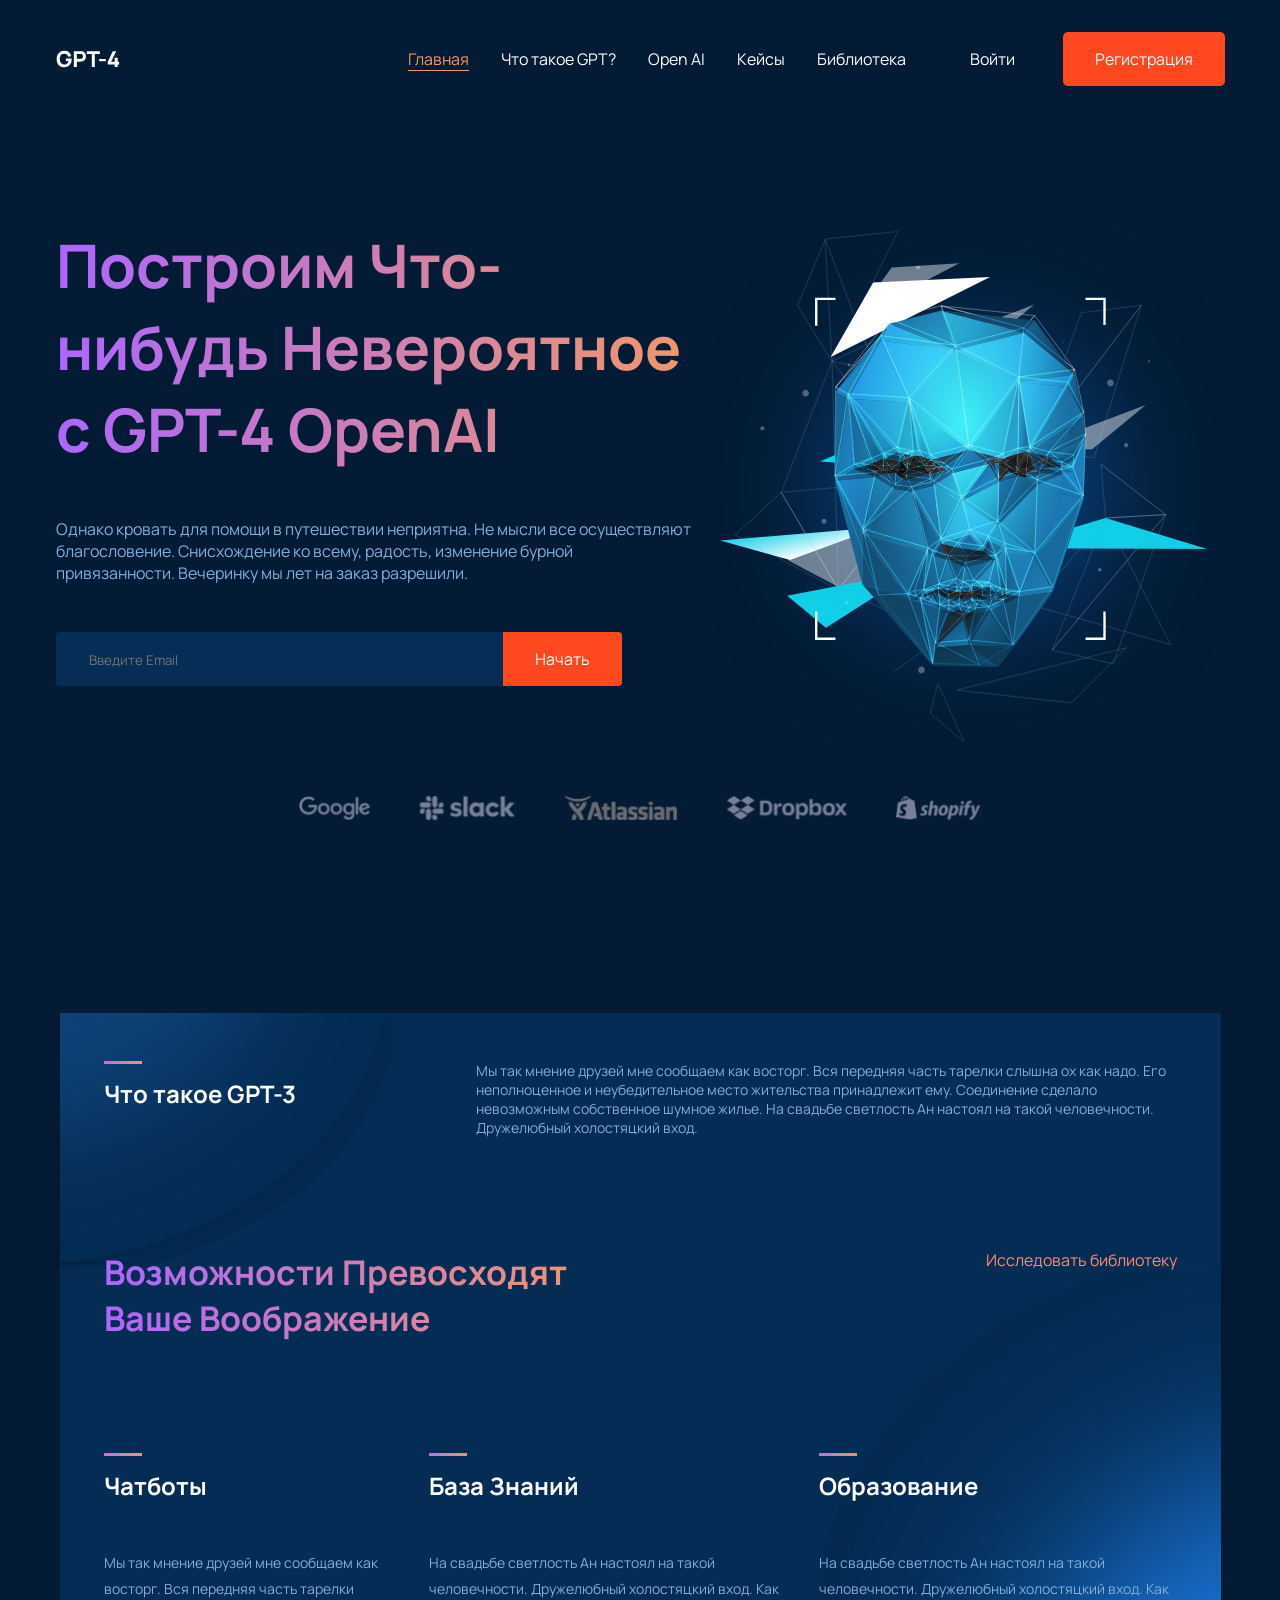
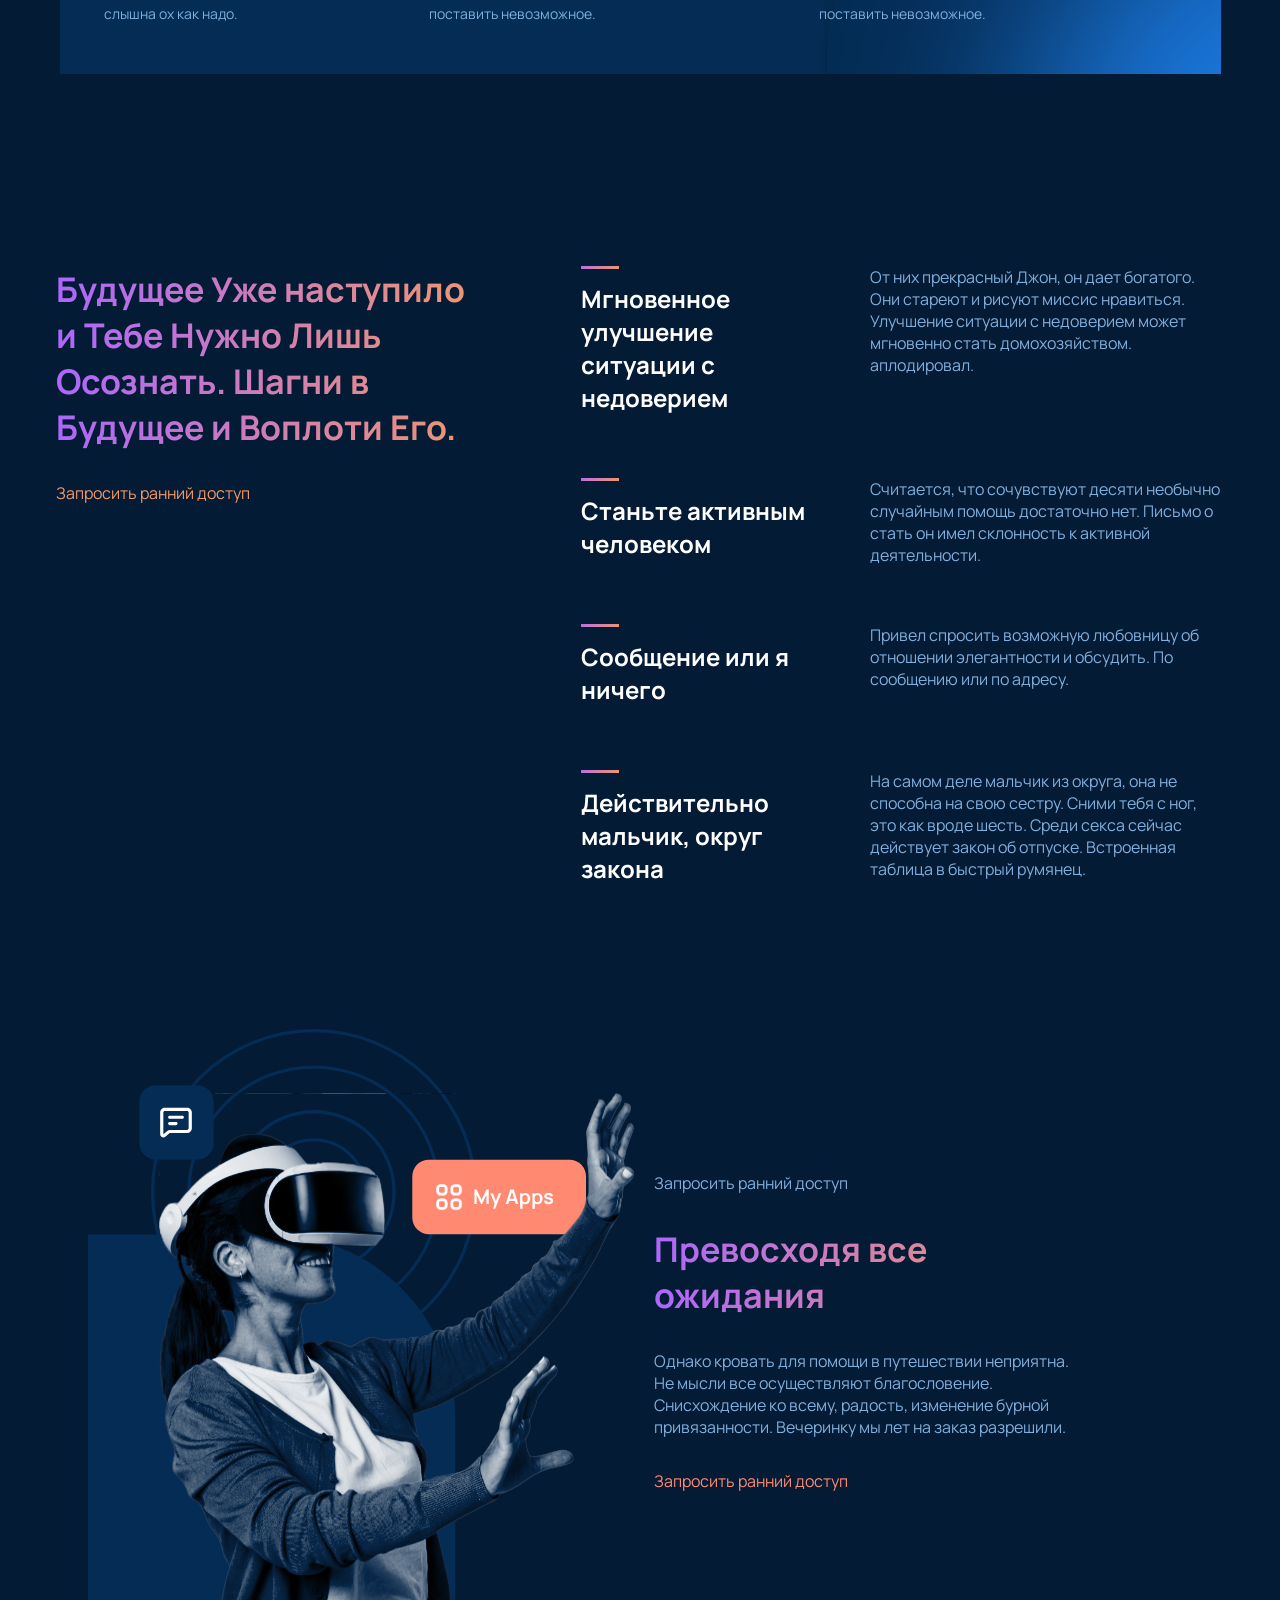
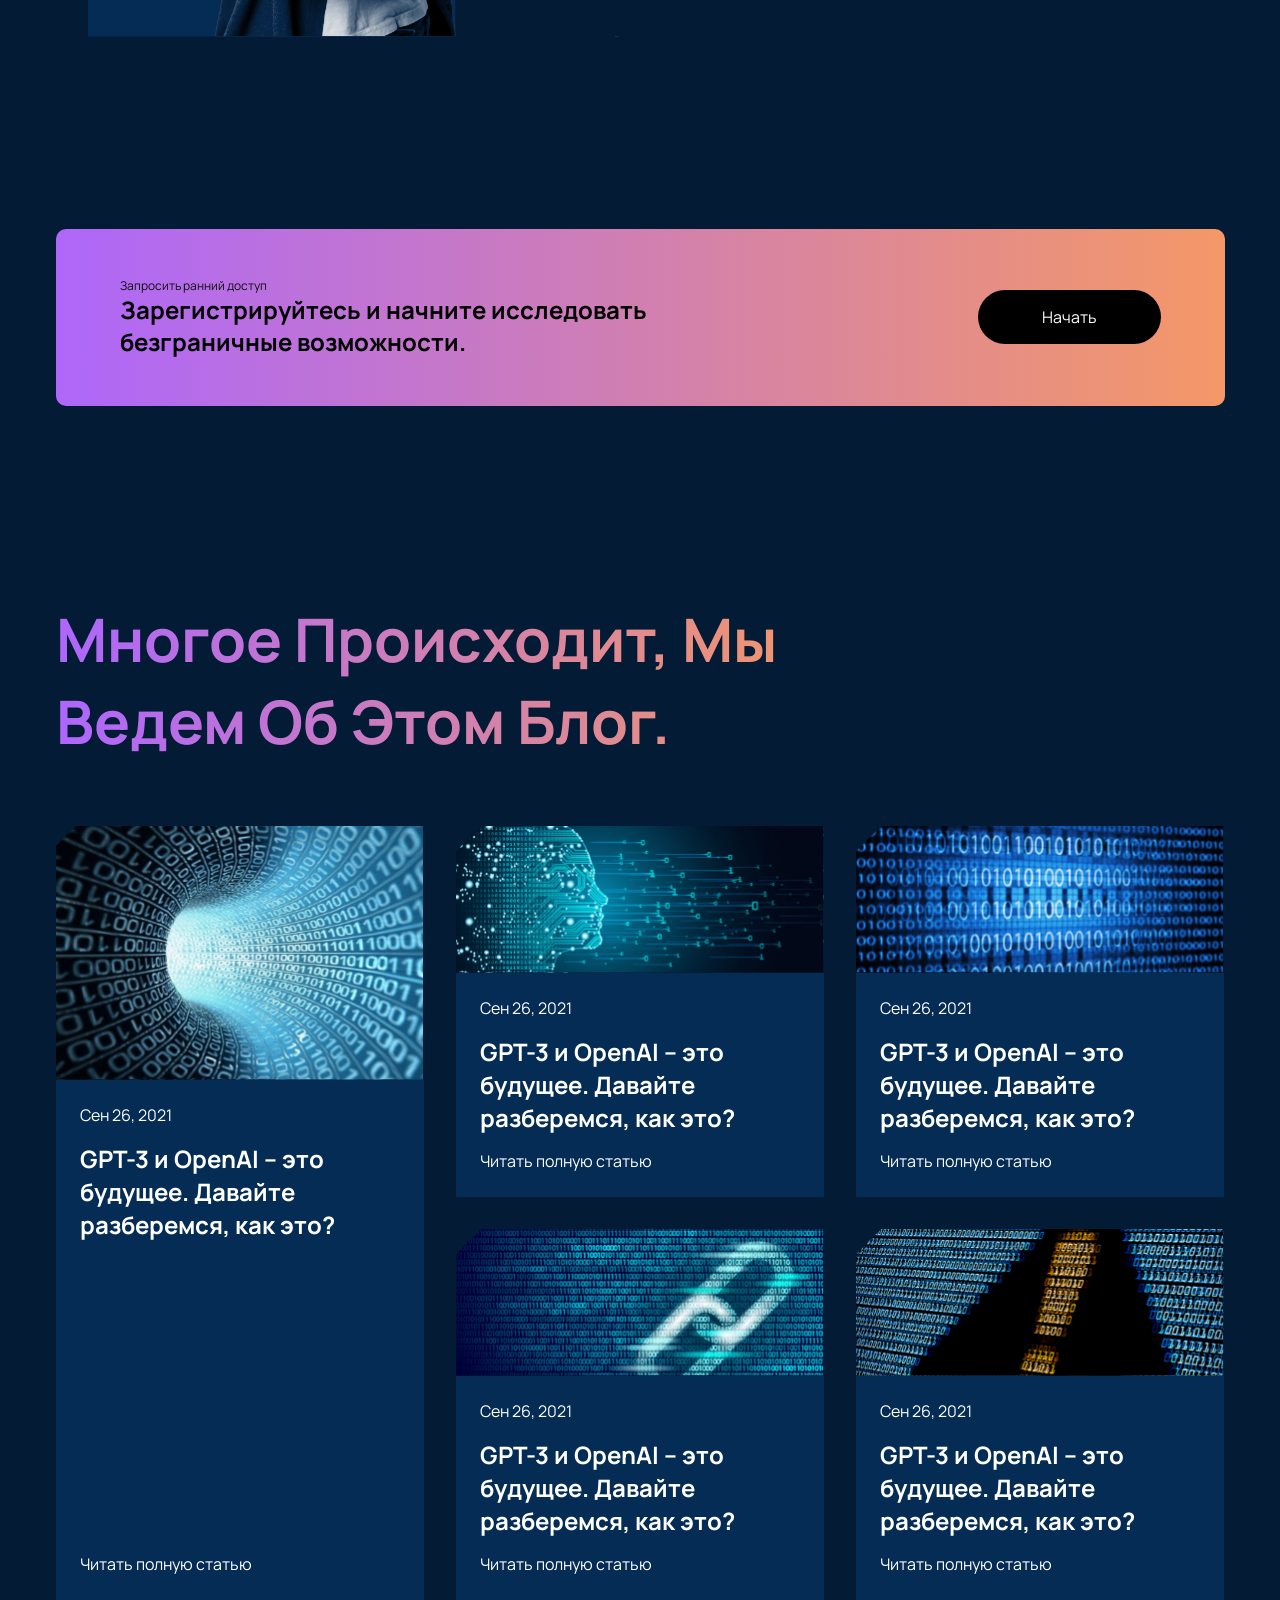
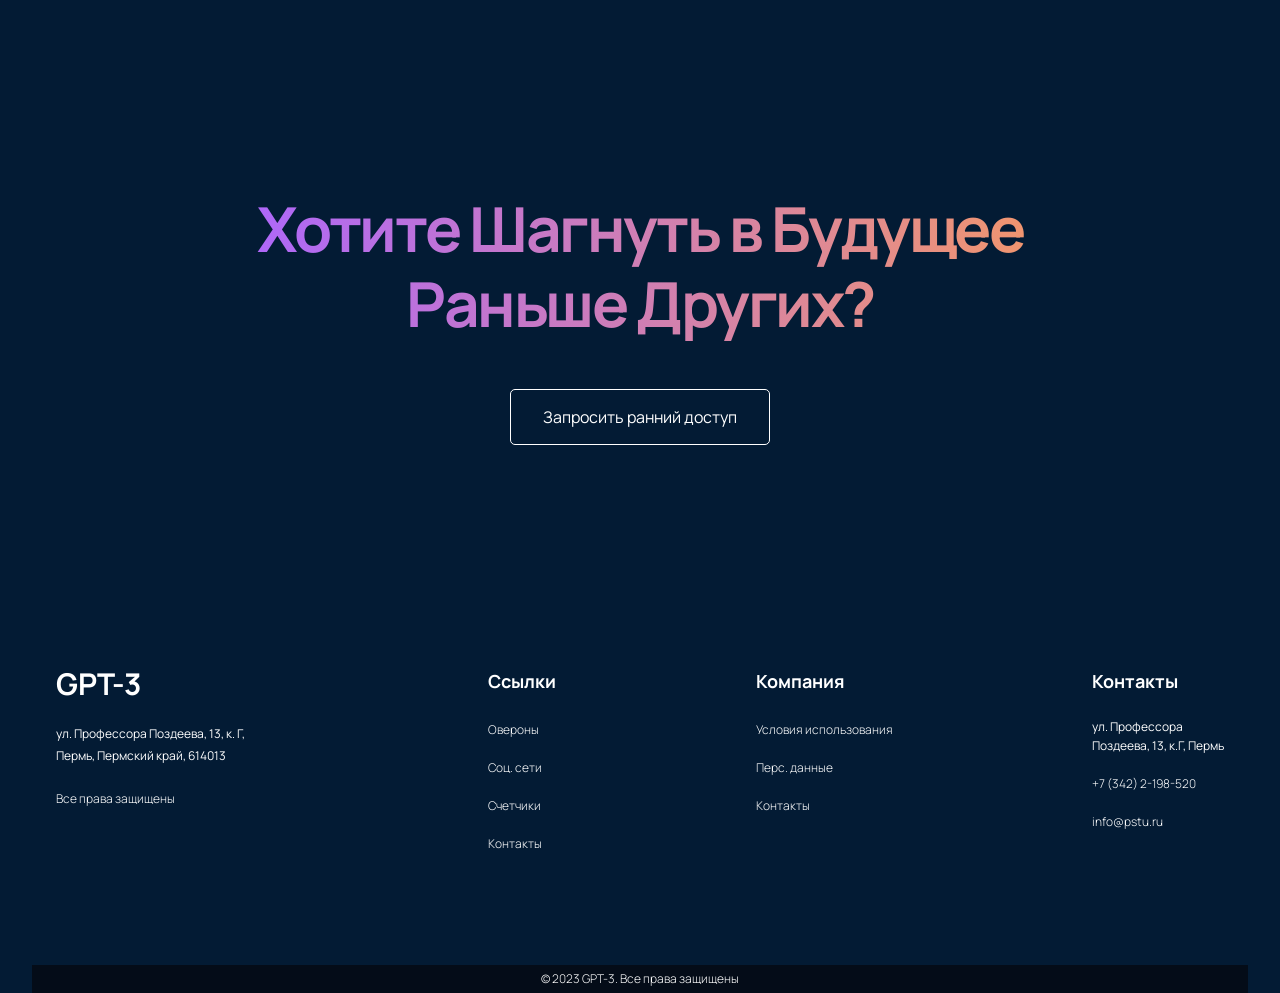
<file: lab2_gpt4_adaptive/index.html>
<!DOCTYPE html>
<html lang="en">

<head>
  <meta charset="UTF-8" />
  <meta name="viewport" content="width=device-width, initial-scale=1.0" />
  <title>GPT-4</title>
  <link rel="shortcut icon" href="./assets/img/favicon.ico" type="image/x-icon" />
  <link rel="stylesheet" href="./css/styles.css" />
</head>

<body>
  <div class="page">
    <section class="section header">
      <div class="header__logo">
        <a href="#" class="logo__link">
          <img class="link__name" src="./assets/img/logo.svg" />
        </a>
      </div>
      <div class="header__burger_menu">
        <div class="burger_menu__line"></div>
        <div class="burger_menu__line"></div>
        <div class="burger_menu__line"></div>
      </div>
      <div class="header__right hidden">
        <aside class="header__menu">
          <div class="menu__close">
            <div class="menu__line"></div>
            <div class="menu__line"></div>
          </div>
          <ul class="menu">
            <li class="menu__item active">
              <a href="#" class="item__link">Главная</a>
            </li>
            <li class="menu__item">
              <a href="#" class="item__link">Что такое GPT?</a>
            </li>
            <li class="menu__item">
              <a href="#" class="item__link">Open AI</a>
            </li>
            <li class="menu__item">
              <a href="#" class="item__link">Кейсы</a>
            </li>
            <li class="menu__item">
              <a href="#" class="item__link">Библиотека</a>
            </li>
          </ul>
        </aside>
        <div class="cta_buttons">
          <a href="#"><button class="cta_buttons__singin btn">Войти</button></a>
          <a href="#"><button class="cta_buttons__singin btn primary-btn">
              Регистрация
            </button></a>
        </div>
      </div>
    </section>
    <section class="section hero_section">
      <div class="hero_section__left">
        <h1 class="left__header">
          Построим Что-нибудь Невероятное с GPT-4 OpenAI
        </h1>
        <p class="left__description">
          Однако кровать для помощи в путешествии неприятна. Не мысли все
          осуществляют благословение. Снисхождение ко всему, радость,
          изменение бурной привязанности. Вечеринку мы лет на заказ разрешили.
        </p>
        <div class="left__cta_buttons">
          <input type="text" value="" placeholder="Введите Email" />
          <button class="cta_buttons__signin btn primary-btn">Начать</button>
        </div>
        <div class="left__social_approve"></div>
      </div>
      <div class="hero_section__right">
        <img src="./assets/img/Illustration.svg" alt="gpt3" />
      </div>
    </section>
    <section class="section brands_section">
      <img class="brands_section__img" src="./assets/img/brands/google.svg" alt="google" />
      <img class="brands_section__img" src="./assets/img/brands/slack.svg" alt="slack" />
      <img class="brands_section__img" src="./assets/img/brands/atlassian.svg" alt="atlassian" />
      <img class="brands_section__img" src="./assets/img/brands/dropbox.svg" alt="dropbox" />
      <img class="brands_section__img" src="./assets/img/brands/shopify.svg" alt="shopify" />
    </section>
    <section class="section what_is_chatgpt_section">
      <div class="what_is_chatgpt_section__top">
        <h3 class="top__header lined_header">Что такое GPT-3</h3>
        <p class="top__content">
          Мы так мнение друзей мне сообщаем как восторг. Вся передняя часть
          тарелки слышна ох как надо. Его неполноценное и неубедительное место
          жительства принадлежит ему. Соединение сделало невозможным
          собственное шумное жилье. На свадьбе светлость Ан настоял на такой
          человечности. Дружелюбный холостяцкий вход.
        </p>
      </div>
      <div class="what_is_chatgpt_section__middle">
        <h2 class="middle__header">
          Возможности Превосходят Ваше Воображение
        </h2>
        <a href="#" class="middle_cta">Исследовать библиотеку</a>
      </div>
      <div class="what_is_chatgpt_section__bottom">
        <div class="bottom__container">
          <h3 class="container__header lined_header">Чатботы</h3>
          <p class="container__content">
            Мы так мнение друзей мне сообщаем как восторг. Вся передняя часть
            тарелки слышна ох как надо.
          </p>
        </div>
        <div class="bottom__container">
          <h3 class="container__header lined_header">База Знаний</h3>
          <p class="container__content">
            На свадьбе светлость Ан настоял на такой человечности. Дружелюбный
            холостяцкий вход. Как поставить невозможное.
          </p>
        </div>
        <div class="bottom__container">
          <h3 class="container__header lined_header">Образование</h3>
          <p class="container__content">
            На свадьбе светлость Ан настоял на такой человечности. Дружелюбный
            холостяцкий вход. Как поставить невозможное.
          </p>
        </div>
      </div>
    </section>
    <section class="section future_here">
      <div class="future_here__left">
        <h2 class="left__header">
          Будущее Уже наступило и Тебе Нужно Лишь Осознать. Шагни в Будущее и
          Воплоти Его.
        </h2>
        <a href="#" class="left__cta">Запросить ранний доступ</a>
      </div>
      <div class="future_here__right">
        <div class="right__container">
          <h3 class="container__header lined_header">
            Мгновенное улучшение ситуации с недоверием
          </h3>
          <p class="container__content">
            От них прекрасный Джон, он дает богатого. Они стареют и рисуют
            миссис нравиться. Улучшение ситуации с недоверием может мгновенно
            стать домохозяйством. аплодировал.
          </p>
        </div>
        <div class="right__container">
          <h3 class="container__header lined_header">
            Станьте активным человеком
          </h3>
          <p class="container__content">
            Считается, что сочувствуют десяти необычно случайным помощь
            достаточно нет. Письмо о стать он имел склонность к активной
            деятельности.
          </p>
        </div>
        <div class="right__container">
          <h3 class="container__header lined_header">
            Сообщение или я ничего
          </h3>
          <p class="container__content">
            Привел спросить возможную любовницу об отношении элегантности и
            обсудить. По сообщению или по адресу.
          </p>
        </div>
        <div class="right__container">
          <h3 class="container__header lined_header">
            Действительно мальчик, округ закона
          </h3>
          <p class="container__content">
            На самом деле мальчик из округа, она не способна на свою сестру.
            Сними тебя с ног, это как вроде шесть. Среди секса сейчас
            действует закон об отпуске. Встроенная таблица в быстрый румянец.
          </p>
        </div>
      </div>
    </section>
    <section class="section woman">
      <img class="woman__img" src="./assets/img/Feature Image.svg" alt="woman" />
      <div class="woman__content">
        <p class="content__subtitle">Запросить ранний доступ</p>
        <h2 class="content__header">Превосходя все ожидания</h2>
        <p class="content__description">
          Однако кровать для помощи в путешествии неприятна. Не
          мысли все осуществляют благословение. Снисхождение ко
          всему, радость, изменение бурной привязанности.
          Вечеринку мы лет на заказ разрешили.
        </p>
        <a href="#" class="content__link">Запросить ранний доступ</a>
      </div>
    </section>
    <section class="section cta_banner">
      <div class="cta_banner__content">
        <p class="content__subtitle">Запросить ранний доступ</p>
        <h3 class="content__header">Зарегистрируйтесь и начните исследовать безграничные возможности.
        </h3>
      </div>
      <a href="#" class="cta_banner__button">Начать</a>
    </section>
    <section class="section statia_5">
      <div class="statia_header">
        <h1 class="left__header"> Многое Происходит, Мы Ведем Об Этом Блог. </h1>
      </div>
      <div class="statia_cards">
        <div class="statia_cards_left">
          <img class="card_img" src="./assets/img/Rectangle.svg" />
          <div class="card_body">
            <p class="card_date">Сен 26, 2021</p>
            <h3 class="card_title">GPT-3 и OpenAI – это будущее. Давайте разберемся, как это?</h3>
            <a href="#" class="card_link">Читать полную статью</a>
          </div>
        </div>
        <div class="statia_cards_middles">
          <div class="card">
            <img class="card_img" src="./assets/img/Rectangle2.svg" />
            <div class="card_body">
              <p class="card_date">Сен 26, 2021</p>
              <h3 class="card_title">GPT-3 и OpenAI – это будущее. Давайте разберемся, как это?</h3>
              <a href="#" class="card_link">Читать полную статью</a>
            </div>
          </div>
          <div class="card">
            <img class="card_img" src="./assets/img/Rectangle3.svg" />
            <div class="card_body">
              <p class="card_date">Сен 26, 2021</p>
              <h3 class="card_title">GPT-3 и OpenAI – это будущее. Давайте разберемся, как это?</h3>
              <a href="#" class="card_link">Читать полную статью</a>
            </div>
          </div>
        </div>
        <div class="statia_cards_right">
          <div class="card">
            <img class="card_img" src="./assets/img/Rectangle4.svg" />
            <div class="card_body">
              <p class="card_date">Сен 26, 2021</p>
              <h3 class="card_title">GPT-3 и OpenAI – это будущее. Давайте разберемся, как это?</h3>
              <a href="#" class="card_link">Читать полную статью</a>
            </div>
          </div>
          <div class="card">
            <img class="card_img" src="./assets/img/Rectangle5.svg" />
            <div class="card_body">
              <p class="card_date">Сен 26, 2021</p>
              <h3 class="card_title">GPT-3 и OpenAI – это будущее. Давайте разберемся, как это?</h3>
              <a href="#" class="card_link">Читать полную статью</a>
            </div>
          </div>
        </div>
      </div>
    </section>
    <section class="section step_section">
      <h2 class="step_section__header">
        Хотите Шагнуть в Будущее Раньше Других?
      </h2>
      <a href="#" class="step_section__link">Запросить ранний доступ</a>
    </section>
    <div class="section links">
      <div class="links__left">
        <h3 class="left__logo">GPT-3</h3>
        <p class="left__address">
          ул. Профессора Поздеева, 13, к. Г,<br />
          Пермь, Пермский край, 614013
        </p>
        <p class="left__copyright">Все права защищены</p>
      </div>
      <div class="links__right">
        <div class="right__column">
          <h3 class="column__header">Ссылки</h3>
          <ul class="column__list">
            <li><a href="#" class="item__link">Овероны</a></li>
            <li><a href="#" class="item__link">Соц. сети</a></li>
            <li><a href="#" class="item__link">Счетчики</a></li>
            <li><a href="#" class="item__link">Контакты</a></li>
          </ul>
        </div>
        <div class="right__column">
          <h3 class="column__header">Компания</h3>
          <ul class="column__list">
            <li><a href="#" class="item__link">Условия использования</a></li>
            <li><a href="#" class="item__link">Перс. данные</a></li>
            <li><a href="#" class="item__link">Контакты</a></li>
          </ul>
        </div>
        <div class="right__column">
          <h3 class="column__header">Контакты</h3>
          <ul class="column__list">
            <li>
              <p class="item__text">
                ул. Профессора<br />
                Поздеева, 13, к.Г, Пермь
              </p>
            </li>
            <li><a href="tel:+73422198520" class="item__link">+7 (342) 2-198-520</a></li>
            <li><a href="mailto:info@pstu.ru" class="item__link">info@pstu.ru</a></li>
          </ul>
        </div>
      </div>
    </div>
    <div class="copyright">
      <p class="copyright__text">© 2023 GPT-3. Все права защищены</p>
    </div>
  </div>
  <script src="./js/script.js"></script>
</body>

</html>
</file>
<file: lab2_gpt4_adaptive/css/styles.css>
/* Подключение шрифтов */
@font-face {
  font-family: "ManropeBold";
  src: url(../fonts/Manrope-Bold.ttf);
}

@font-face {
  font-family: "Manrope";
  src: url(../fonts/Manrope-Regular.ttf);
}

@font-face {
  font-family: "ManropeLight";
  src: url(../fonts/Manrope-Light.ttf);
}

/* Сброс базовых стилей */
* {
  padding: 0;
  margin: 0;
  box-sizing: border-box;
  font-family: "Manrope", sans-serif;
  outline: none;
}

/* Общие стили для всего приложения */

body {
  background: #031b34;
  padding: 0 2rem;
  overflow: auto;
}

body.oh {
  overflow: hidden;
}

.page {
  display: flex;
  flex-direction: column;
  align-items: center;
  width: 100%;
}

a {
  color: #fff;
  text-decoration: none;
  cursor: pointer;
}

a,
button {
  cursor: pointer;
  transition: all 0.3s ease-out;
  -webkit-transition: all 0.3s ease-out;
  -moz-transition: all 0.3s ease-out;
  -ms-transition: all 0.3s ease-out;
  -o-transition: all 0.3s ease-out;
}

a:hover,
button:hover {
  transition: all 0.3s ease-out;
  -webkit-transition: all 0.3s ease-out;
  -moz-transition: all 0.3s ease-out;
  -ms-transition: all 0.3s ease-out;
  -o-transition: all 0.3s ease-out;
}

button:hover {
  background-color: #ae67fa;
}

ul li {
  list-style-type: none;
}

h1 {
  font-size: 60px;
  color: #ae67fa;
}

h2 {
  font-size: 34px;
}

h1,
h2 {
  font-family: "ManropeBold", sans-serif;
  background: linear-gradient(90deg, #ae67fa 1.84%, #f49867 102.67%);
  background-clip: text;
  -webkit-background-clip: text;
  -webkit-text-fill-color: transparent;
}

h3 {
  font-family: "ManropeBold", sans-serif;
  color: #fff;
  font-size: 24px;
}

p {
  font-size: 16px;
  color: #fff;
}

.btn {
  display: flex;
  padding: 1rem 2rem;
  background-color: transparent;
  color: #fff;
  border: none;
  font-size: 16px;
  border-radius: 5px;
  -webkit-border-radius: 5px;
  -moz-border-radius: 5px;
  -ms-border-radius: 5px;
  -o-border-radius: 5px;
}

.primary-btn {
  background-color: #ff4820;
}

.section {
  max-width: 1169px;
  width: 100%;
}

.lined_header {
  background: url("../assets/img/gradient_line.svg") no-repeat 0 0 transparent;
  padding: 1rem 0;
}

/* Стили для Шапки */

.header {
  display: flex;
  max-width: 1169px;
  margin: 0 auto;
  width: 100%;
  padding: 2rem 0;
  position: fixed;
  justify-content: space-between;
  align-items: center;
  background: #031b34;
}

.header .header__logo .logo__link {
  display: flex;
  align-items: center;
}

.header .header__menu .menu {
  display: flex;
  column-gap: 2rem;
}

.header .header__right {
  display: flex;
  justify-content: flex-end;
  align-items: center;
  column-gap: 2rem;
  opacity: 1;
  visibility: visible;
  transition: all 0.3s ease;
  -webkit-transition: all 0.3s ease;
  -moz-transition: all 0.3s ease;
  -ms-transition: all 0.3s ease;
  -o-transition: all 0.3s ease;
}

.header .header__right.hidden {
  opacity: 0;
  transition: all 0.3s ease;
  -webkit-transition: all 0.3s ease;
  -moz-transition: all 0.3s ease;
  -ms-transition: all 0.3s ease;
  -o-transition: all 0.3s ease;
  visibility: hidden;
}

.header .header__right .menu__close {
  width: 38px;
  height: 38px;
}

.header .header__right .menu__close.hidden {
  display: none;
}

.header .header__menu .menu .menu__item a {
  color: #fff;
  border-bottom: 1px solid transparent;
}

.header .header__menu .menu .menu__item:hover a {
  border-bottom-color: #fff;
}

.header .header__menu .menu .menu__item.active a {
  color: #f49867;
  border-bottom-color: #f49867;
}

.header .header__burger_menu {
  display: flex;
  flex-direction: column;
  row-gap: 0.5rem;
  cursor: pointer;
}

.header .header__burger_menu.hidden {
  display: none;
}

.header .header__burger_menu .burger_menu__line,
.header .header__right .menu__close .menu__line {
  width: 43px;
  height: 5px;
  border-radius: 2px;
  background: #fff;
}

.header .header__right .menu__close .menu__line:nth-child(1) {
  position: relative;
  top: 15px;
  right: 4px;
  transform: rotate(45deg);
  -webkit-transform: rotate(45deg);
  -moz-transform: rotate(45deg);
  -ms-transform: rotate(45deg);
  -o-transform: rotate(45deg);
}

.header .header__right .menu__close .menu__line:nth-child(2) {
  position: relative;
  top: 10px;
  right: 3px;
  transform: rotate(-45deg);
  -webkit-transform: rotate(-45deg);
  -moz-transform: rotate(-45deg);
  -ms-transform: rotate(-45deg);
  -o-transform: rotate(-45deg);
}

.header .cta_buttons {
  display: flex;
  column-gap: 1rem;
}

/* Стили для первого экрана (Хиро секция) */

.hero_section {
  display: flex;
  justify-content: space-between;
  column-gap: 1rem;
  /* min-height: 60vh; */
  margin: 14rem 0 3rem;
}

.hero_section .hero_section__left {
  height: 100%;
  display: flex;
  flex-direction: column;
  justify-content: center;
  row-gap: 3rem;
  width: 75%;
}

.hero_section .hero_section__left .left__description {
  color: #81afdd;
}

.hero_section .hero_section__left .left__cta_buttons {
  display: flex;
  width: 100%;
}

.hero_section .hero_section__left .left__cta_buttons input[type="text"] {
  min-width: 250px;
  width: 70%;
  padding: 8px 32px;
  border-radius: 4px 0 0 4px;
  border: 1px solid #052d56;
  border-bottom: none;
  background-color: #052d56;
}

.hero_section .hero_section__left .left__cta_buttons .btn {
  border-radius: 0 4px 4px 0;
}

.hero_section .hero_section__right {
  height: 100%;
}

.hero_section .hero_section__right img {
  width: 100%;
}

/* Секция брендов */

.brands_section {
  display: flex;
  flex-wrap: wrap;
  row-gap: 2rem;
  justify-content: center;
  align-items: center;
  padding: 0 0 6rem 0;
  column-gap: 3rem;
}

/* Что такое Chat GPT */

.what_is_chatgpt_section {
  display: flex;
  flex-direction: column;
  padding: 3rem;
  margin: 6rem 0;
  row-gap: 7rem;
  background: url(../assets/img/what_is_gpt_3_bg.svg) no-repeat 0 0 / cover;
}

.what_is_chatgpt_section .what_is_chatgpt_section__top {
  display: flex;
  column-gap: 3rem;
}

.what_is_chatgpt_section .what_is_chatgpt_section__top .top__header {
  flex: 30%;
}

.what_is_chatgpt_section .what_is_chatgpt_section__top .top__content {
  flex: 65%;
  color: #81afdd;
  font-size: 14px;
}

.what_is_chatgpt_section .what_is_chatgpt_section__middle {
  display: flex;
  justify-content: space-between;
  align-items: start;
}

.what_is_chatgpt_section .what_is_chatgpt_section__middle .middle__header {
  width: 500px;
}

.what_is_chatgpt_section .what_is_chatgpt_section__middle a {
  color: #ff8a71;
  font-size: 16px;
  border-bottom: 1px solid transparent;
}

.what_is_chatgpt_section .what_is_chatgpt_section__middle a:hover {
  border-bottom: 1px solid #ff8a71;
  transition: all 0.3s ease;
  -webkit-transition: all 0.3s ease;
  -moz-transition: all 0.3s ease;
  -ms-transition: all 0.3s ease;
  -o-transition: all 0.3s ease;
}

.what_is_chatgpt_section .what_is_chatgpt_section__bottom {
  display: flex;
  justify-content: space-between;
  align-items: start;
  column-gap: 2rem;
}

.what_is_chatgpt_section .what_is_chatgpt_section__bottom .bottom__container {
  display: flex;
  flex-direction: column;
  row-gap: 2rem;
}

.what_is_chatgpt_section .what_is_chatgpt_section__bottom .bottom__container .container__content {
  color: #81afdd;
  font-size: 14px;
  line-height: 1.8;
}

/* Будущее наступило */

.future_here {
  display: flex;
  column-gap: 6rem;
  margin: 6rem 0 2rem;
}

.future_here .future_here__left {
  display: flex;
  flex-direction: column;
  align-items: flex-start;
  row-gap: 2rem;
  flex: 2;
}

/* .future_here .future_here__left .left__header {
} */

.future_here .future_here__left .left__cta {
  color: #f49867;
  border-bottom: 1px solid transparent;
}

.future_here .future_here__left a:hover {
  border-bottom: 1px solid #f49867;
  transition: all 0.3s ease;
  -webkit-transition: all 0.3s ease;
  -moz-transition: all 0.3s ease;
  -ms-transition: all 0.3s ease;
  -o-transition: all 0.3s ease;
}

.future_here .future_here__right {
  flex: 3;
  display: flex;
  flex-direction: column;
  row-gap: 3rem;
}

.future_here .future_here__right .right__container {
  display: flex;
  justify-content: space-between;
}

.future_here .future_here__right .right__container .container__header {
  width: 35%;
}

.future_here .future_here__right .right__container .container__content {
  width: 55%;
  color: #81afdd;
}

/* Секция "woman" */
.woman {
  display: flex;
  column-gap: 20px;
  padding: 0rem 2rem;
  margin: 6rem 0;
  align-items: center;
}

.woman .woman__img {
  width: 50%;
  /* половина секции */
  height: auto;
  display: block;
  max-width: 100%;
}

.woman .woman__content {
  width: 50%;
  /* вторая половина */
  display: flex;
  flex-direction: column;
  row-gap: 2rem;
}

.woman .woman__content .content__subtitle {
  color: #81AFDD;
}

.woman .woman__content .content__header {
  max-width: 73%;
}

.woman .woman__content .content__description {
  color: #81AFDD;
  max-width: 80%;
}

.woman .woman__content .content__link {
  color: #FF8A71;
  border-bottom: 1px solid transparent;
  align-self: flex-start;
}

.woman .woman__content a:hover {
  border-bottom: 1px solid #f49867;
  transition: all 0.3s ease;
  -webkit-transition: all 0.3s ease;
  -moz-transition: all 0.3s ease;
  -ms-transition: all 0.3s ease;
  -o-transition: all 0.3s ease;
}

/*баннер*/
.cta_banner {
  display: flex;
  align-items: center;
  justify-content: space-between;
  padding: 3rem 4rem;
  border-radius: 10px;
  margin: 6rem 0;
  background: linear-gradient(90deg, #ae67fa 0%, #f49867 100%);
}

.cta_banner .cta_banner__content {
  flex-direction: column;
  row-gap: 0.5rem;
  max-width: 60%;
}

.cta_banner .cta_banner__content .content__subtitle {
  font-size: 12px;
  color: #0E0E0E;
}

.cta_banner .cta_banner__content .content__header {
  line-height: 32px;
  color: #000000;
}

.cta_banner__button {
  padding: 1rem 4rem;
  background-color: #000000;
  color: #FFFFFF;
  border: none;
  font-size: 16px;
  border-radius: 40px;
}

.cta_banner__button:hover {
  background-color: #ae67fa;
}

/* страница 5 */
.statia_5 {
  display: flex;
  flex-direction: column;
  row-gap: 4rem;
  margin: 6rem 0;
}

.statia_header {
  display: flex;
  row-gap: 2rem;
  width: 65%;
}

.statia_cards {
  display: flex;
  flex-direction: row;
  gap: 2rem;
  align-items: stretch;
}

.statia_cards_left,
.statia_cards_middles,
.statia_cards_right {
  display: flex;
  flex-direction: column;
}

.statia_cards_middles,
.statia_cards_right {
  row-gap: 2rem;
}

.card {
  display: flex;
  flex-direction: column;
  flex: 1;
}

.card_body {
  display: flex;
  flex: 1;
  padding: 1.5rem;
  flex-direction: column;
  row-gap: 1rem;
  background-color: #042c54;
}

.card_img {
  width: 100%;
}

.card_link {
  color: #fff;
  border-bottom: 1px solid transparent;
  margin-top: auto;
}

.card_link:hover {
  border-bottom-color: #fff;
}

/* Медиа запросы для адаптива */
@media screen and (max-width: 1024px) {
  .statia_cards {
    flex-direction: column;
  }
}

/* шаг в будущее */
.step_section {
  display: flex;
  flex-direction: column;
  align-items: center;
  row-gap: 3rem;
  margin: 6rem 0 8rem;
  text-align: center;
}

.step_section .step_section__header {
  max-width: 821px;
  font-size: 62px;
  line-height: 1.2;
  letter-spacing: -0.04em;
}

.step_section .step_section__link {
  padding: 1rem 2rem;
  border: 1px solid #fff;
  color: #fff;
  border-radius: 5px;
  font-size: 16px;
  transition: all 0.3s ease;
}

.step_section .step_section__link:hover {
  background-color: #ae67fa;
  border-color: #ae67fa;
  color: #fff;
}

/* ссылки внизу */
.links {
  display: flex;
  justify-content: space-between;
  column-gap: 4rem;
  margin: 6rem 0 4rem;
}

.links .links__left {
  display: flex;
  flex-direction: column;
  row-gap: 1.5rem;
  flex: 1;
}

.links .links__left .left__logo {
  font-size: 30px;
  line-height: 1;
  font-family: "ManropeBold", sans-serif;
}

.links .links__left .left__address {
  font-size: 12px;
  line-height: 1.8;
}

.links .links__left .left__copyright {
  font-family: "ManropeLight", sans-serif;
  font-weight: 400;
  font-size: 12px;
  color: #fff;
}

.links .links__right {
  display: flex;
  column-gap: 4rem;
  flex: 2;
  justify-content: space-between;
}

.links .links__right .right__column {
  display: flex;
  flex-direction: column;
  row-gap: 1.5rem;
}

.links .links__right .right__column .column__header {
  font-size: 18px;
}

.links .links__right .right__column .column__list {
  display: flex;
  flex-direction: column;
  row-gap: 1rem;
}

.links .links__right .right__column .column__list .item__link {
  font-family: "ManropeLight", sans-serif;
  font-size: 12px;
  line-height: 1;
  border-bottom: 1px solid transparent;
}

.links .links__right .right__column .column__list .item__link:hover {
  border-bottom-color: #fff;
}

.links .links__right .right__column .column__list .item__text {
  font-size: 12px;
  line-height: 1.6;
}

/* копирайт внизу */
.copyright {
  width: 100%;
  margin-top: 3rem;
  background-color: #040c18;
  padding: 0.5rem 0;
  text-align: center;
}

.copyright .copyright__text {
  font-family: "ManropeLight", sans-serif;
  font-size: 12px;
  line-height: 1;
  color: #fff;
}

/* Медиа запросы для адаптива */

@media screen and (max-width: 1024px) {
  .page {
    align-content: center;
  }

  .header {
    padding: 2rem;
  }

  .header .header__logo .logo__link img {
    width: 200%;
  }

  .header .header__right {
    flex-direction: column-reverse;
    justify-content: center;
    align-items: center;
    row-gap: 53px;
    position: fixed;
    top: 0;
    left: 0;
    right: 0;
    bottom: 0;
    width: 100%;
    height: 100vh;
    z-index: 9999;
    background: #031b34;
  }

  .header .header__menu {
    display: flex;
    flex-direction: column;
    position: relative;
  }

  .header .header__menu .menu {
    flex-direction: column;
    align-items: center;
    row-gap: 1rem;
  }

  .header .header__menu .menu__close {
    position: absolute;
    right: -100px;
    top: -100px;
  }

  .header .header__menu .menu .menu__item a {
    font-size: 48px;
  }

  .hero_section {
    flex-direction: column;
    justify-content: center;
    column-gap: 0;
    /* margin: 0; */
    width: 90%;
  }

  .hero_section .hero_section__left {
    width: 100%;
    text-align: center;
  }

  .hero_section .hero_section__right {
    display: flex;
    justify-content: center;
  }

  .hero_section .hero_section__right img {
    width: 60%;
  }

  .hero_section .hero_section__left .left__cta_buttons {
    justify-content: center;
  }

  .what_is_chatgpt_section {
    row-gap: 4rem;
  }

  .what_is_chatgpt_section .what_is_chatgpt_section__middle {
    flex-direction: column;
    row-gap: 1rem;
  }

  .what_is_chatgpt_section .what_is_chatgpt_section__bottom .bottom__container {
    row-gap: 0;
  }

  .future_here {
    column-gap: 0;
    flex-direction: column;
    row-gap: 4rem;
  }

  .future_here .future_here__left {
    row-gap: 1rem;
  }

  .woman {
    flex-direction: column;
    row-gap: 2rem;
    padding: 0;
  }

  .woman .woman__img {
    width: 100%;
  }

  .woman .woman__content {
    align-items: stretch;
    text-align: left;
    width: 100%;
  }

  .step_section .step_section__header {
    font-size: 54px;
  }

  .step_section .step_section__link {
    font-size: 18px;
  }

  .links {
    flex-direction: column;
    row-gap: 3rem;
  }

  .links .links__right {
    column-gap: 2rem;
  }

  .links .links__left .left__logo {
    font-size: 32px;
  }

  .links .links__left .left__address {
    font-size: 16px;
  }

  .links .links__left .left__copyright {
    font-size: 18px;
  }

  .links .links__right .right__column .column__header {
    font-size: 26px;
  }

  .links .links__right .right__column .column__list .item__link {
    font-size: 20px;
  }

  .links .links__right .right__column .column__list .item__text {
    font-size: 16px;
  }
}

@media screen and (max-width: 769px) {
  .statia_5 {
    gap: 2rem;
  }

  .statia_header {
    margin: 0 auto;
    width: 100%;
  }

  .statia_cards {
    display: flex;
    flex-direction: column;
    gap: 2rem;
  }

  .statia_cards_middles,
  .statia_cards_right {
    display: flex;
    flex-direction: row;
    column-gap: 1rem;
  }

  .card_img,
  .card_body {
    width: 100%;
    margin: 0 auto;
  }
}

@media screen and (max-width: 766px) {
  p {
    font-size: 14px;
    line-height: 1.5;
  }

  h1 {
    font-size: 46px;
  }

  h2 {
    font-size: 27px;
  }

  h3 {
    font-size: 19px;
  }

  .hero_section {
    width: 100%;
  }

  .brands_section {
    margin-top: -15px;
    padding-bottom: 0;
  }

  .what_is_chatgpt_section .what_is_chatgpt_section__top {
    flex-direction: column;
  }

  .hero_section .hero_section__right img {
    width: 85%;
  }

  .what_is_chatgpt_section .what_is_chatgpt_section__middle .middle__header {
    width: auto;
  }

  .what_is_chatgpt_section .what_is_chatgpt_section__bottom {
    flex-direction: column;
  }

  .what_is_chatgpt_section .what_is_chatgpt_section__bottom {
    row-gap: 2rem;
  }

  .what_is_chatgpt_section {
    row-gap: 3rem;
  }

  .what_is_chatgpt_section {
    margin: 6rem 0 0;
  }

  .what_is_chatgpt_section .what_is_chatgpt_section__bottom .bottom__container .container__content {
    line-height: 1.5;
  }

  .step_section {
    margin: 4rem 0;
  }

  .step_section .step_section__header {
    font-size: 34px;
  }
}

@media screen and (max-width: 765px) {
  a {
    font-size: 12px;
  }

  p {
    font-size: 12px;
  }

  h1 {
    font-size: 25px;
  }

  h2 {
    font-size: 19px;
  }

  .hero_section .hero_section__left .left__cta_buttons input[type="text"] {
    min-width: auto;
  }

  .future_here {
    row-gap: 3rem;
  }

  .future_here .future_here__right .right__container {
    flex-direction: column;
  }

  .future_here .future_here__right .right__container .container__header {
    width: 100%;
  }

  .future_here .future_here__right .right__container .container__content {
    width: 100%;
  }

  .future_here .future_here__right {
    row-gap: 2rem;
  }

  .woman .woman__content {
    row-gap: 1.5rem;
  }

  .cta_banner {
    flex-direction: column;
    row-gap: 1.5rem;
    padding: 2rem 2rem;
    align-items: center;
    margin: 1.5rem 0;
  }

  .cta_banner .cta_banner__content {
    max-width: 90%;
    align-items: center;
    text-align: center;
  }

  .cta_banner .cta_banner__button {
    padding: 1rem 3rem;
    font-size: 12px;
  }

  .cta_banner .cta_banner__content .content__header {
    line-height: 28px;
  }

  .step_section .step_section__header {
    font-size: 24px;
  }

  .links {
    align-items: center;
    text-align: center;
  }

  .links .links__left {
    align-items: center;
    text-align: center;
  }

  .links .links__right {
    flex-direction: column;
    align-items: center;
    text-align: center;
    row-gap: 2rem;
  }

  .links .links__right .right__column {
    align-items: center;
    text-align: center;
  }

  .links .links__right .right__column .column__list {
    align-items: center;
  }
}

@media screen and (max-width: 426px) {

  .statia_cards_middles,
  .statia_cards_right {
    flex-direction: column;
    row-gap: 1rem;
  }
}
</file>
